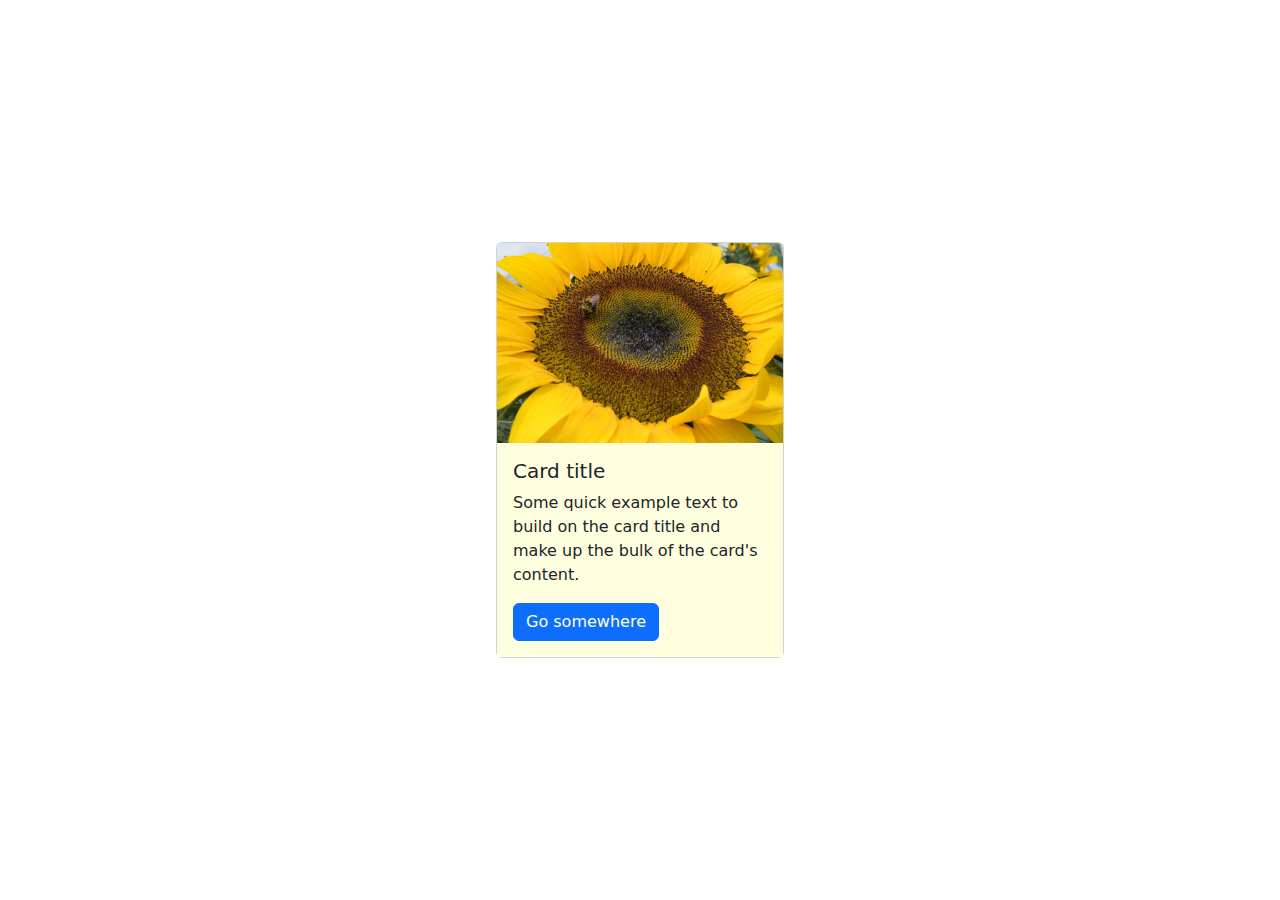
<file: Assets/11.0 Bootstrap Intro/index.html>
<!doctype html>
<html lang="en">

<head>
  <meta charset="utf-8">
  <meta name="viewport" content="width=device-width, initial-scale=1">
  <title>Bootstrap</title>
  <link href="https://cdn.jsdelivr.net/npm/bootstrap@5.3.3/dist/css/bootstrap.min.css" rel="stylesheet">
  <style>
    body, html {
      height: 100%;
      margin: 0;
    }

    .flex-container {
     display: flex;
     align-items: center;
     justify-content: center;
     height: 100%;
    }
    .card-img-top {
      height: 200px;
      object-fit: cover; 
    }
    .card-body{
      background-color: lightyellow;
    }  
  </style>
</head>

<body>
  <div class="flex-container">
    <div class="card" style="width: 18rem;">
      <img src="flower.jpg" class="card-img-top" alt="Sunflower">
      <div class="card-body">
        <h5 class="card-title">Card title</h5>
        <p class="card-text">Some quick example text to build on the card title and make up the bulk of the card's content.</p>
        <button class="btn btn-primary" onclick="document.getElementById('other').style.display='block'">Go somewhere</button>
          <div id="other" class="mt-3" style="display: none;">
      </div>
      </div>
    </div>
  </div>
</body>
</html>
</file>
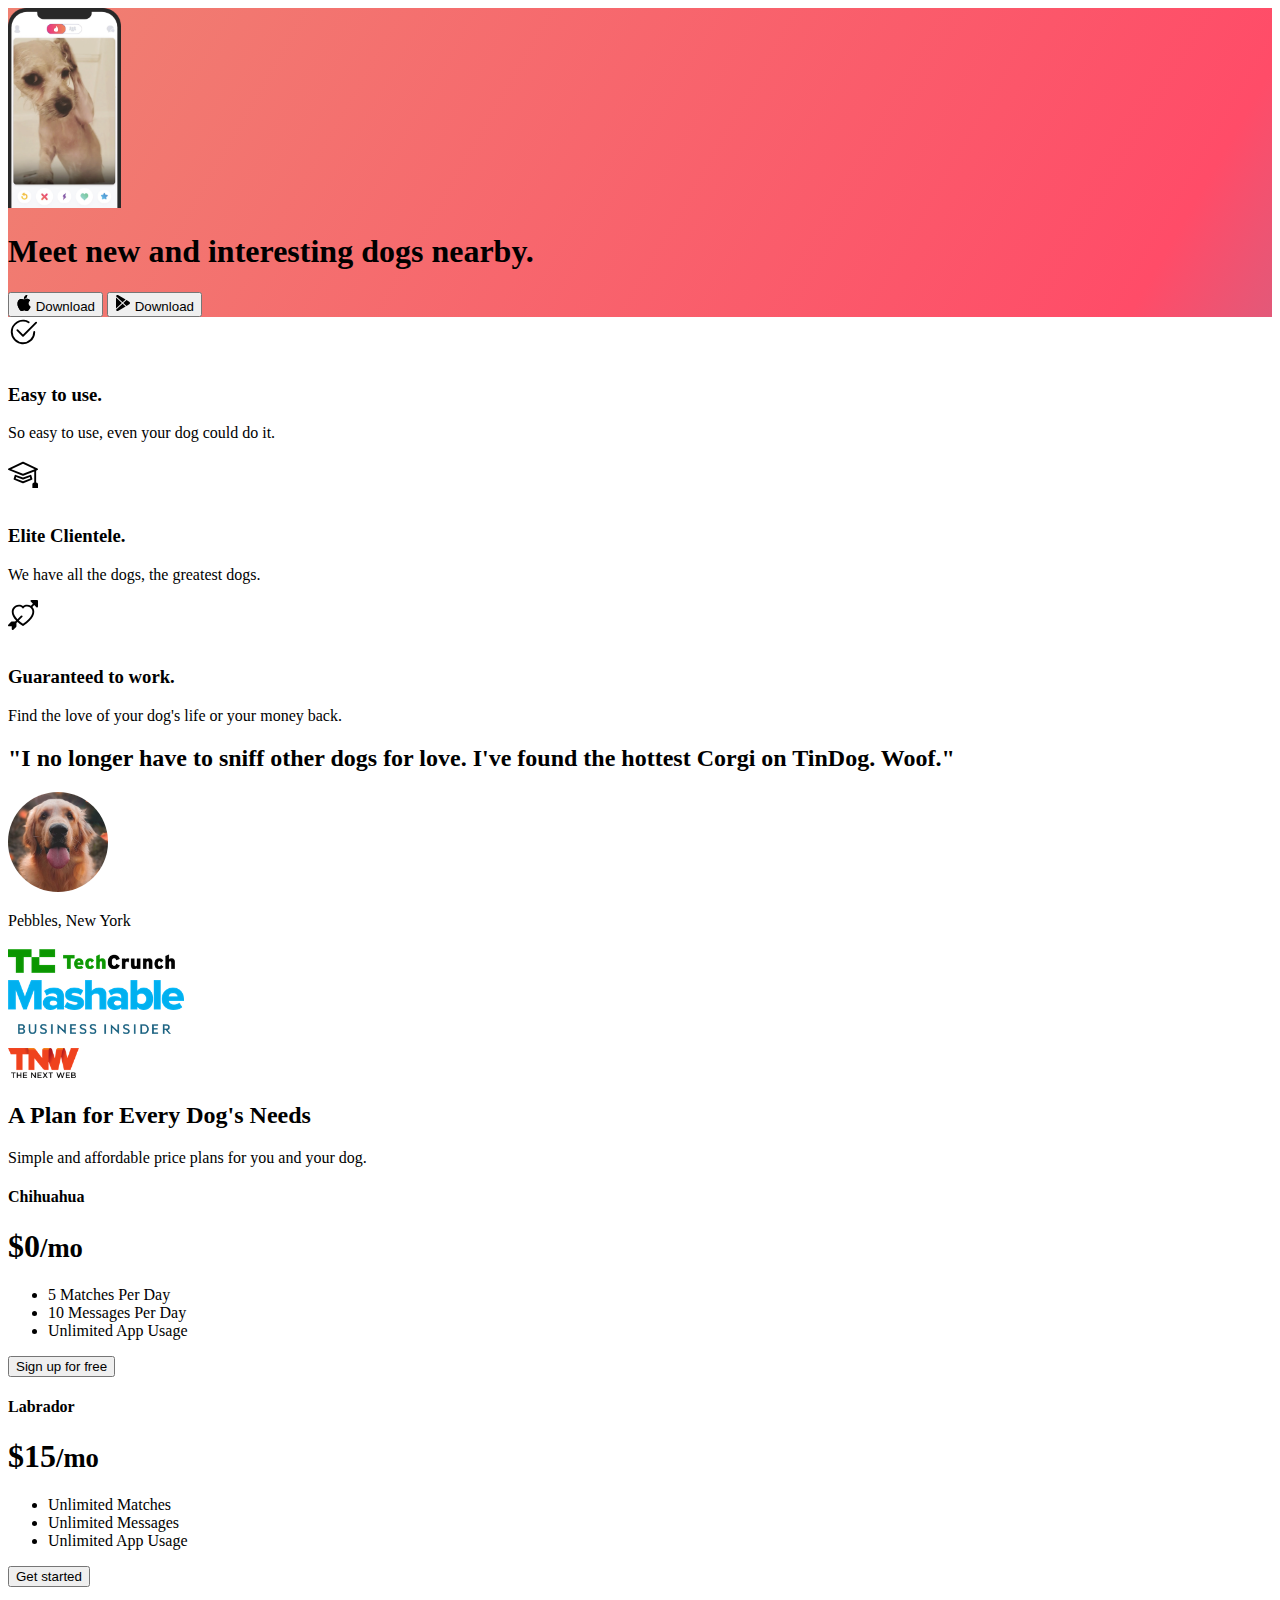
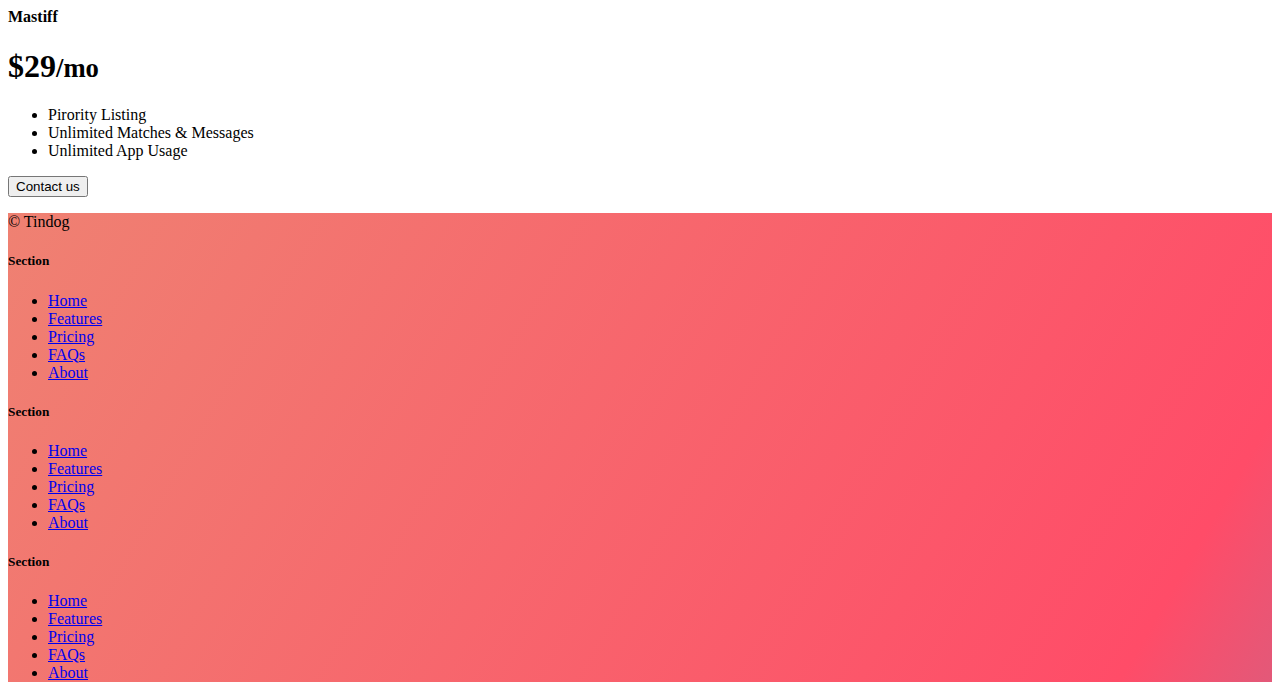
<file: Assets/11.3 TinDog Project/index.html>
<!DOCTYPE html>
<html lang="en">

<head>
  <meta charset="UTF-8">
  <meta name="viewport" content="width=device-width, initial-scale=1.0">
  <title>TinDog</title>
  <link href="https://cdn.jsdelivr.net/npm/bootstrap@5.3.0-alpha3/dist/css/bootstrap.min.css" rel="stylesheet"
    integrity="sha384-KK94CHFLLe+nY2dmCWGMq91rCGa5gtU4mk92HdvYe+M/SXH301p5ILy+dN9+nJOZ" crossorigin="anonymous">
  <link rel="stylesheet" href="./css/style.css">
</head>

<body>


  <!-- Title -->
  <section id="title" class="gradient-background">

    <div class="container col-xxl-8 px-4 pt-5">
      <div class="row flex-lg-row-reverse align-items-center g-5 pt-5">
        <div class="col-10 col-sm-8 col-lg-6">
          <img src="./images/iphone.png" class="d-block mx-lg-auto img-fluid" alt="Bootstrap Themes" height="200"
            loading="lazy">
        </div>
        <div class="col-lg-6">
          <h1 class="display-5 fw-bold text-body-emphasis lh-1 mb-3">Meet new and interesting dogs nearby.</h1>

          <div class="d-grid gap-2 d-md-flex justify-content-md-start">
            <button type="button" class="btn btn-light btn-lg px-4 me-md-2"><svg xmlns="http://www.w3.org/2000/svg"
                width="16" height="16" fill="currentColor" class="bi bi-apple mb-1" viewBox="0 0 16 16">
                <path
                  d="M11.182.008C11.148-.03 9.923.023 8.857 1.18c-1.066 1.156-.902 2.482-.878 2.516.024.034 1.52.087 2.475-1.258.955-1.345.762-2.391.728-2.43Zm3.314 11.733c-.048-.096-2.325-1.234-2.113-3.422.212-2.189 1.675-2.789 1.698-2.854.023-.065-.597-.79-1.254-1.157a3.692 3.692 0 0 0-1.563-.434c-.108-.003-.483-.095-1.254.116-.508.139-1.653.589-1.968.607-.316.018-1.256-.522-2.267-.665-.647-.125-1.333.131-1.824.328-.49.196-1.422.754-2.074 2.237-.652 1.482-.311 3.83-.067 4.56.244.729.625 1.924 1.273 2.796.576.984 1.34 1.667 1.659 1.899.319.232 1.219.386 1.843.067.502-.308 1.408-.485 1.766-.472.357.013 1.061.154 1.782.539.571.197 1.111.115 1.652-.105.541-.221 1.324-1.059 2.238-2.758.347-.79.505-1.217.473-1.282Z" />
                <path
                  d="M11.182.008C11.148-.03 9.923.023 8.857 1.18c-1.066 1.156-.902 2.482-.878 2.516.024.034 1.52.087 2.475-1.258.955-1.345.762-2.391.728-2.43Zm3.314 11.733c-.048-.096-2.325-1.234-2.113-3.422.212-2.189 1.675-2.789 1.698-2.854.023-.065-.597-.79-1.254-1.157a3.692 3.692 0 0 0-1.563-.434c-.108-.003-.483-.095-1.254.116-.508.139-1.653.589-1.968.607-.316.018-1.256-.522-2.267-.665-.647-.125-1.333.131-1.824.328-.49.196-1.422.754-2.074 2.237-.652 1.482-.311 3.83-.067 4.56.244.729.625 1.924 1.273 2.796.576.984 1.34 1.667 1.659 1.899.319.232 1.219.386 1.843.067.502-.308 1.408-.485 1.766-.472.357.013 1.061.154 1.782.539.571.197 1.111.115 1.652-.105.541-.221 1.324-1.059 2.238-2.758.347-.79.505-1.217.473-1.282Z" />
              </svg> Download</button>
            <button type="button" class="btn btn-outline-light btn-lg px-4"><svg xmlns="http://www.w3.org/2000/svg"
                width="16" height="16" fill="currentColor" class="bi bi-google-play mb-1" viewBox="0 0 16 16">
                <path
                  d="M14.222 9.374c1.037-.61 1.037-2.137 0-2.748L11.528 5.04 8.32 8l3.207 2.96 2.694-1.586Zm-3.595 2.116L7.583 8.68 1.03 14.73c.201 1.029 1.36 1.61 2.303 1.055l7.294-4.295ZM1 13.396V2.603L6.846 8 1 13.396ZM1.03 1.27l6.553 6.05 3.044-2.81L3.333.215C2.39-.341 1.231.24 1.03 1.27Z" />
              </svg> Download</button>
          </div>
        </div>
      </div>
    </div>
  </section>
  <!-- Features -->
  <section id="features">
    <div class="container mt-5">
      <div class="row g-4 py-5 row-cols-1 row-cols-lg-3">
        <div class="col d-flex align-items-start">
          <div
            class="icon-square text-body-emphasis bg-body-secondary d-inline-flex align-items-center justify-content-center fs-4 flex-shrink-0 me-3">
            <svg xmlns="http://www.w3.org/2000/svg" height="30" fill="currentColor" class="bi bi-check2-circle"
              viewBox="0 0 16 16">
              <path
                d="M2.5 8a5.5 5.5 0 0 1 8.25-4.764.5.5 0 0 0 .5-.866A6.5 6.5 0 1 0 14.5 8a.5.5 0 0 0-1 0 5.5 5.5 0 1 1-11 0z" />
              <path
                d="M15.354 3.354a.5.5 0 0 0-.708-.708L8 9.293 5.354 6.646a.5.5 0 1 0-.708.708l3 3a.5.5 0 0 0 .708 0l7-7z" />
            </svg>
          </div>
          <div>
            <h3 class="fs-2">Easy to use.</h3>
            <p>So easy to use, even your dog could do it.</p>

          </div>
        </div>
        <div class="col d-flex align-items-start">
          <div
            class="icon-square text-body-emphasis bg-body-secondary d-inline-flex align-items-center justify-content-center fs-4 flex-shrink-0 me-3">
            <svg xmlns="http://www.w3.org/2000/svg" height="30" fill="currentColor" class="bi bi-mortarboard"
              viewBox="0 0 16 16">
              <path
                d="M8.211 2.047a.5.5 0 0 0-.422 0l-7.5 3.5a.5.5 0 0 0 .025.917l7.5 3a.5.5 0 0 0 .372 0L14 7.14V13a1 1 0 0 0-1 1v2h3v-2a1 1 0 0 0-1-1V6.739l.686-.275a.5.5 0 0 0 .025-.917l-7.5-3.5ZM8 8.46 1.758 5.965 8 3.052l6.242 2.913L8 8.46Z" />
              <path
                d="M4.176 9.032a.5.5 0 0 0-.656.327l-.5 1.7a.5.5 0 0 0 .294.605l4.5 1.8a.5.5 0 0 0 .372 0l4.5-1.8a.5.5 0 0 0 .294-.605l-.5-1.7a.5.5 0 0 0-.656-.327L8 10.466 4.176 9.032Zm-.068 1.873.22-.748 3.496 1.311a.5.5 0 0 0 .352 0l3.496-1.311.22.748L8 12.46l-3.892-1.556Z" />
            </svg>
          </div>
          <div>
            <h3 class="fs-2">Elite Clientele.</h3>
            <p>We have all the dogs, the greatest dogs.</p>

          </div>
        </div>
        <div class="col d-flex align-items-start">
          <div
            class="icon-square text-body-emphasis bg-body-secondary d-inline-flex align-items-center justify-content-center fs-4 flex-shrink-0 me-3">
            <svg xmlns="http://www.w3.org/2000/svg" height="30" fill="currentColor" class="bi bi-arrow-through-heart"
              viewBox="0 0 16 16">
              <path fill-rule="evenodd"
                d="M2.854 15.854A.5.5 0 0 1 2 15.5V14H.5a.5.5 0 0 1-.354-.854l1.5-1.5A.5.5 0 0 1 2 11.5h1.793l.53-.53c-.771-.802-1.328-1.58-1.704-2.32-.798-1.575-.775-2.996-.213-4.092C3.426 2.565 6.18 1.809 8 3.233c1.25-.98 2.944-.928 4.212-.152L13.292 2 12.147.854A.5.5 0 0 1 12.5 0h3a.5.5 0 0 1 .5.5v3a.5.5 0 0 1-.854.354L14 2.707l-1.006 1.006c.236.248.44.531.6.845.562 1.096.585 2.517-.213 4.092-.793 1.563-2.395 3.288-5.105 5.08L8 13.912l-.276-.182a21.86 21.86 0 0 1-2.685-2.062l-.539.54V14a.5.5 0 0 1-.146.354l-1.5 1.5Zm2.893-4.894A20.419 20.419 0 0 0 8 12.71c2.456-1.666 3.827-3.207 4.489-4.512.679-1.34.607-2.42.215-3.185-.817-1.595-3.087-2.054-4.346-.761L8 4.62l-.358-.368c-1.259-1.293-3.53-.834-4.346.761-.392.766-.464 1.845.215 3.185.323.636.815 1.33 1.519 2.065l1.866-1.867a.5.5 0 1 1 .708.708L5.747 10.96Z" />
            </svg>
          </div>
          <div>
            <h3 class="fs-2">Guaranteed to work.</h3>
            <p>Find the love of your dog's life or your money back.</p>

          </div>
        </div>
      </div>
    </div>
  </section>
  <!-- Testimonial -->
  <section id="testimonial">
    <div class="my-5">
      <div class="p-5 text-center bg-body-tertiary">
        <div class="container py-5">
          <h2 class="text-body-emphasis">"I no longer have to sniff other dogs for love. I've found the hottest Corgi on
            TinDog. Woof."</h2>
          <img class="profile-img mt-5" src="./images/dog-img.jpg" alt="dog image">
          <p class="col-lg-8 mx-auto lead mt-2">
            Pebbles, New York
          </p>
        </div>

        <div class="container">
          <div class="row">
            <div class="col-lg-3 col-sm-12">
              <img src="./images/techcrunch.png" alt="techcrunch" height="30">
            </div>
            <div class="col-lg-3 col-sm-12">
              <img src="./images/mashable.png" alt="mashable" height="30">
            </div>
            <div class="col-lg-3 col-sm-12">
              <img src="./images/bizinsider.png" alt="bizinsider" height="30">
            </div>
            <div class="col-lg-3 col-sm-12">
              <img src="./images/tnw.png" alt="tnw" height="30">
            </div>
          </div>
        </div>
      </div>
    </div>
  </section>
  <!-- Pricing -->
  <section id="pricing">
    <div class="container">
      <div class="pricing-header p-3 pb-md-4 mx-auto text-center">
        <h2 class="display-4 fw-normal">A Plan for Every Dog's Needs</h2>
        <p class="fs-5 text-body-secondary">Simple and affordable price plans for you and your dog.
      </div>
      <div class="row row-cols-1 row-cols-md-3 mb-3 text-center">
        <div class="col">
          <div class="card mb-4 rounded-3 shadow-sm">
            <div class="card-header py-3">
              <h4 class="my-0 fw-normal">Chihuahua</h4>
            </div>
            <div class="card-body">
              <h1 class="card-title pricing-card-title">$0<small class="text-body-secondary fw-light">/mo</small></h1>
              <ul class="list-unstyled mt-3 mb-4">
                <li>5 Matches Per Day</li>
                <li>10 Messages Per Day</li>
                <li>Unlimited App Usage</li>
              </ul>
              <button type="button" class="w-100 btn btn-lg btn-outline-dark">Sign up for free</button>
            </div>
          </div>
        </div>
        <div class="col">
          <div class="card mb-4 rounded-3 shadow-sm">
            <div class="card-header py-3">
              <h4 class="my-0 fw-normal">Labrador</h4>
            </div>
            <div class="card-body">
              <h1 class="card-title pricing-card-title">$15<small class="text-body-secondary fw-light">/mo</small></h1>
              <ul class="list-unstyled mt-3 mb-4">
                <li>Unlimited Matches</li>
                <li>Unlimited Messages</li>
                <li>Unlimited App Usage</li>
              </ul>
              <button type="button" class="w-100 btn btn-lg btn-dark">Get started</button>
            </div>
          </div>
        </div>
        <div class="col">
          <div class="card mb-4 rounded-3 shadow-sm border-dark">
            <div class="card-header py-3 text-bg-dark border-dark">
              <h4 class="my-0 fw-normal">Mastiff</h4>
            </div>
            <div class="card-body">
              <h1 class="card-title pricing-card-title">$29<small class="text-body-secondary fw-light">/mo</small></h1>
              <ul class="list-unstyled mt-3 mb-4">
                <li>Pirority Listing</li>
                <li>Unlimited Matches & Messages</li>
                <li>Unlimited App Usage</li>
              </ul>
              <button type="button" class="w-100 btn btn-lg btn-dark">Contact us</button>
            </div>
          </div>
        </div>
      </div>
    </div>
  </section>
  <!-- Footer -->
  <section id="contact" class="gradient-background">
    <div class="container ">
      <footer class="row row-cols-1 row-cols-sm-2 row-cols-md-5 py-5 mt-5">
        <div class="col mb-3">

          <p class="text-body-secondary">© Tindog</p>
        </div>

        <div class="col mb-3">

        </div>

        <div class="col mb-3">
          <h5>Section</h5>
          <ul class="nav flex-column">
            <li class="nav-item mb-2"><a href="#" class="nav-link p-0 text-body-secondary">Home</a></li>
            <li class="nav-item mb-2"><a href="#" class="nav-link p-0 text-body-secondary">Features</a></li>
            <li class="nav-item mb-2"><a href="#" class="nav-link p-0 text-body-secondary">Pricing</a></li>
            <li class="nav-item mb-2"><a href="#" class="nav-link p-0 text-body-secondary">FAQs</a></li>
            <li class="nav-item mb-2"><a href="#" class="nav-link p-0 text-body-secondary">About</a></li>
          </ul>
        </div>

        <div class="col mb-3">
          <h5>Section</h5>
          <ul class="nav flex-column">
            <li class="nav-item mb-2"><a href="#" class="nav-link p-0 text-body-secondary">Home</a></li>
            <li class="nav-item mb-2"><a href="#" class="nav-link p-0 text-body-secondary">Features</a></li>
            <li class="nav-item mb-2"><a href="#" class="nav-link p-0 text-body-secondary">Pricing</a></li>
            <li class="nav-item mb-2"><a href="#" class="nav-link p-0 text-body-secondary">FAQs</a></li>
            <li class="nav-item mb-2"><a href="#" class="nav-link p-0 text-body-secondary">About</a></li>
          </ul>
        </div>

        <div class="col mb-3">
          <h5>Section</h5>
          <ul class="nav flex-column">
            <li class="nav-item mb-2"><a href="#" class="nav-link p-0 text-body-secondary">Home</a></li>
            <li class="nav-item mb-2"><a href="#" class="nav-link p-0 text-body-secondary">Features</a></li>
            <li class="nav-item mb-2"><a href="#" class="nav-link p-0 text-body-secondary">Pricing</a></li>
            <li class="nav-item mb-2"><a href="#" class="nav-link p-0 text-body-secondary">FAQs</a></li>
            <li class="nav-item mb-2"><a href="#" class="nav-link p-0 text-body-secondary">About</a></li>
          </ul>
        </div>
      </footer>
    </div>
  </section>
</body>

</html>
</file>
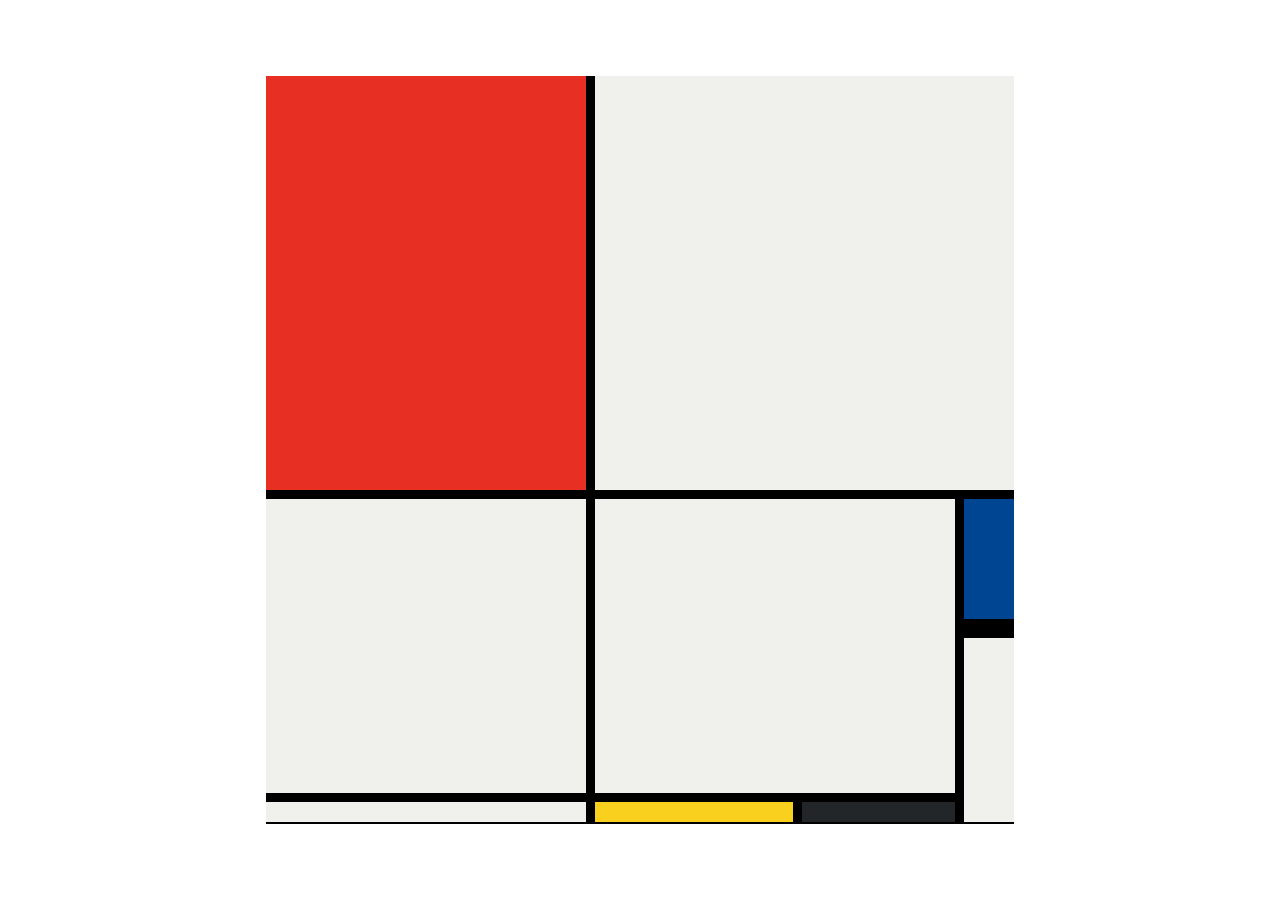
<file: Assets/10.3 Mondrian Project/10.3 Mondrian Project/index.html>
<!DOCTYPE html>
<html lang="en">

<head>
  <meta charset="UTF-8">
  <meta name="viewport" content="width=device-width, initial-scale=1.0">
  <title>Mondrian Project</title>
  <style>
     /* 
    Write your CSS here 
    Gap Colour: #000
    White: #F0F1EC
    Red: #E72F24
    Black: #232629
    Blue: #004592
    Yellow: #F9D01E


    For dimensions, see dimensions.png image.
    HINT: Remember you can't change the properties of grid lines.
    But grid lines are transparent!
    */ 
    body {
      display: flex;
      justify-content: center;
      align-items: center;
      height: 100vh;
      margin: 0;
     
    }
    .container {
      width: 748px;
      height: 748px;
      display: grid;
      background-color: #000;
      grid-template-columns: 320px 198px 153px 50px; 
      grid-template-rows: 414px 130px 155px 20px;
      gap: 9px; 
    }
    .box{
      background-color: #F0F1EC; 
    }
   .red {
      background-color: #E72F24;
      grid-column: 1 / 2;
      grid-row: 1 / 2;
    }
    .white1 {
      grid-column: span 3;

    }
    .white2 {
      grid-row: span 2;
    }
    .white3 {
      grid-column: 2 / 4;
      grid-row: 2 / 4;
    }
    .blue {
      background-color: #004592;
      grid-column: 4 / 5;
      grid-row: 2 / 3;
      border-bottom: 10px solid #000; 
    }
    .white4 {
      grid-row: span 2;
    }
    .yellow {
      background-color: #F9D01E;
      grid-column: 2 / 3;
      grid-row: 4 / 5;
    }

    .black {
      background-color: #232629;
      grid-column: 3 / 4;
      grid-row: 4 / 5;
    }
  </style>
</head>

<body>
  <div class="container">
    <div class="box red"></div>
    <div class="box white1"></div>
    <div class="box white2"></div>
    <div class="box white3"></div>

    <div class="box blue"></div>
    <div class="box white4"></div>

    <div class="box"></div>
    <div class="box yellow"></div>
    <div class="box black"></div>
  </div>
</body>

</html>
</file>
<file: Assets/11.3 TinDog Project/css/style.css>
.gradient-background {
  background: linear-gradient(300deg, #00bfff, #ff4c68, #ef8172);
  background-size: 180% 180%;
  animation: gradient-animation 18s ease infinite;
}

@keyframes gradient-animation {
  0% {
    background-position: 0% 50%;
  }
  50% {
    background-position: 100% 50%;
  }
  100% {
    background-position: 0% 50%;
  }
}

.icon-square {
  width: 3rem;
  height: 3rem;
  border-radius: 0.75rem;
}

.profile-img {
  height: 100px;
  border-radius: 50%;
}
</file>
